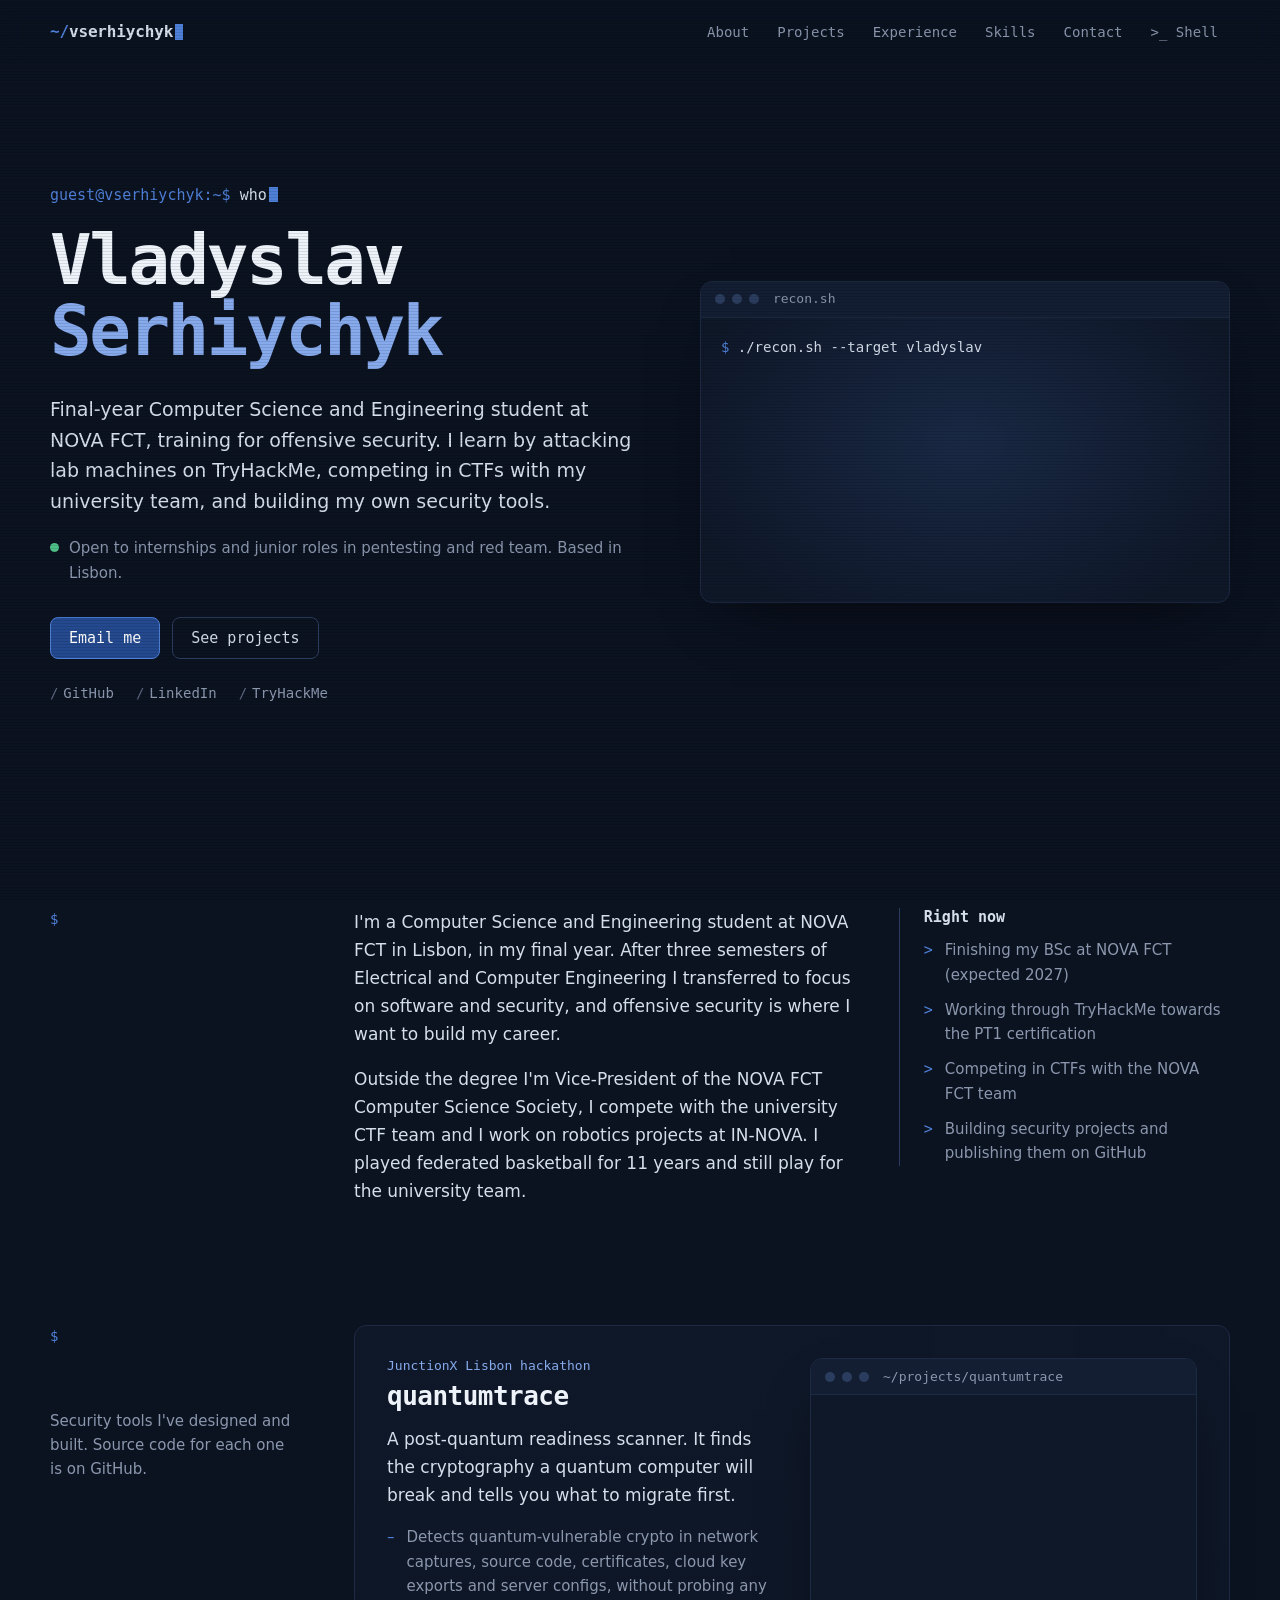
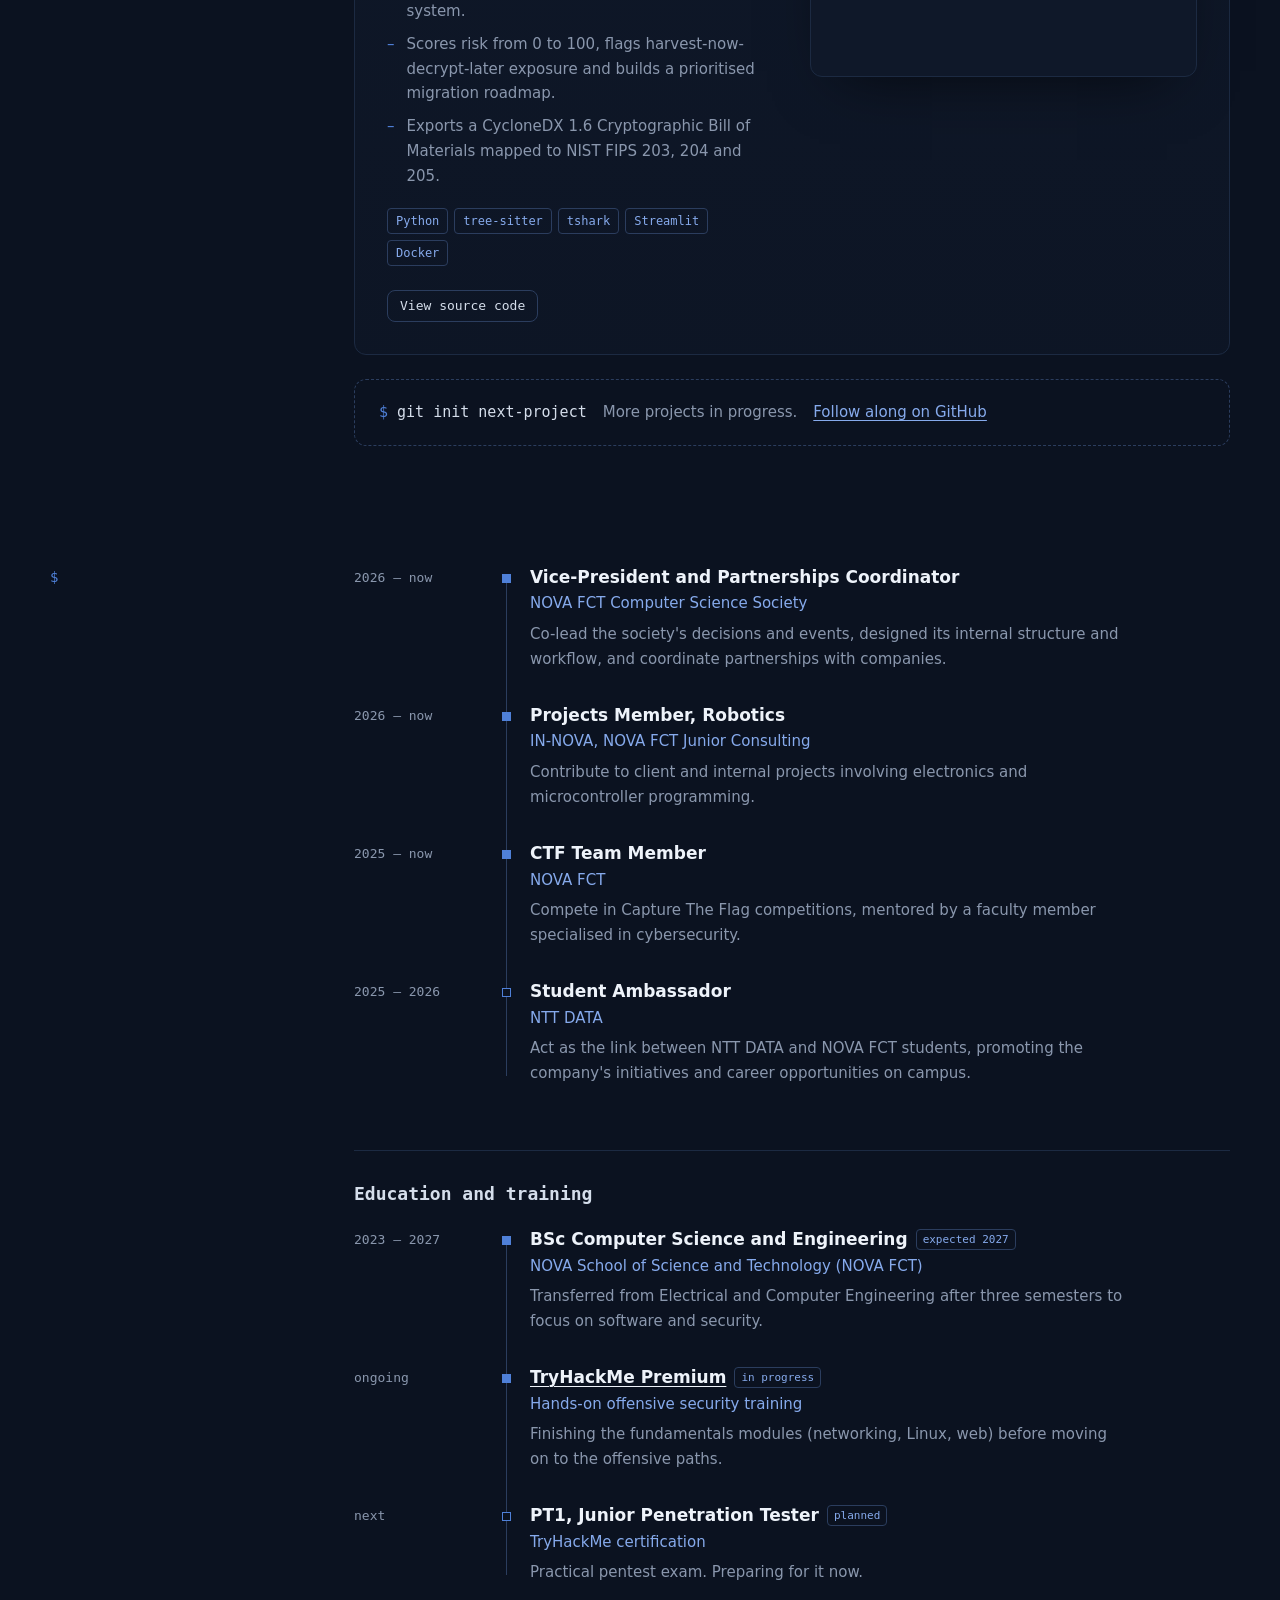
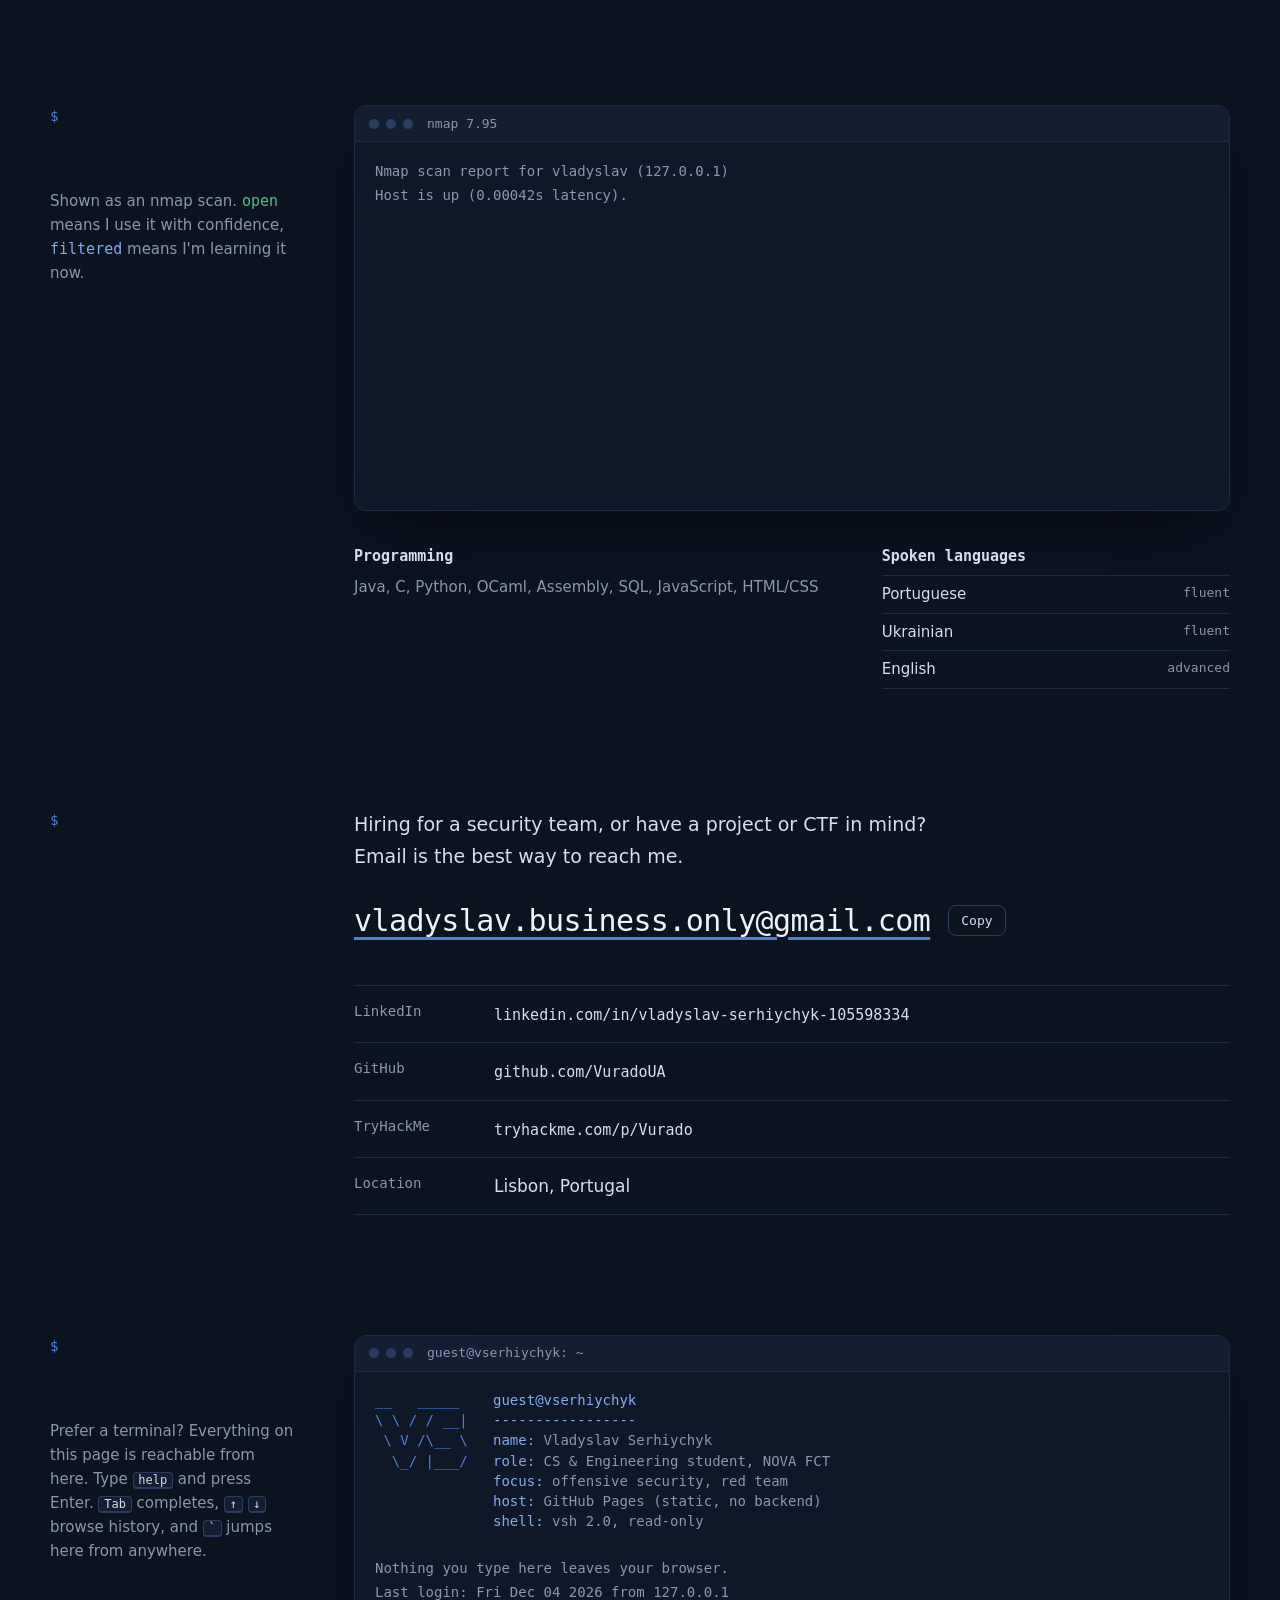
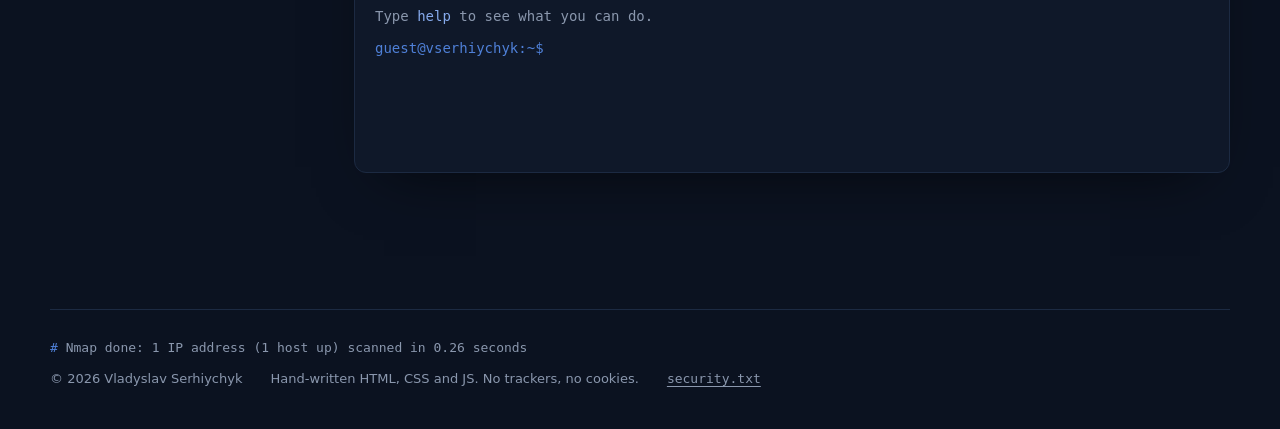
<file: index.html>
<!doctype html>
<html lang="en">
<head>
  <meta charset="utf-8">
  <!-- Security policy. GitHub Pages can't send custom headers, so the CSP lives here.
       Only same-origin scripts run, nothing inline, no eval, no third parties except Google Fonts
       and the YouTube embed used by one shell command. Trusted Types blocks DOM-XSS sinks. -->
  <meta http-equiv="Content-Security-Policy" content="default-src 'none'; script-src 'self'; style-src 'self' https://fonts.googleapis.com; font-src https://fonts.gstatic.com; img-src 'self'; connect-src 'none'; frame-src https://www.youtube-nocookie.com; base-uri 'none'; form-action 'none'; object-src 'none'; upgrade-insecure-requests; require-trusted-types-for 'script'; trusted-types 'none'">
  <meta name="referrer" content="strict-origin-when-cross-origin">
  <meta name="viewport" content="width=device-width, initial-scale=1">
  <title>Vladyslav Serhiychyk | Offensive security</title>
  <meta name="description" content="Vladyslav Serhiychyk, final-year Computer Science and Engineering student at NOVA FCT training for offensive security. Projects, experience, skills and contact.">
  <meta name="author" content="Vladyslav Serhiychyk">
  <meta name="theme-color" content="#0b1220">
  <meta name="color-scheme" content="dark">
  <link rel="canonical" href="https://vserhiychyk.com/">

  <meta property="og:type" content="profile">
  <meta property="og:url" content="https://vserhiychyk.com/">
  <meta property="og:title" content="Vladyslav Serhiychyk | Offensive security">
  <meta property="og:description" content="Final-year Computer Science and Engineering student at NOVA FCT, training for pentesting and red team.">
  <meta property="og:image" content="https://vserhiychyk.com/og.png">
  <meta property="og:image:width" content="1200">
  <meta property="og:image:height" content="630">
  <meta name="twitter:card" content="summary_large_image">

  <link rel="icon" href="favicon.svg" type="image/svg+xml">
  <link rel="apple-touch-icon" href="apple-touch-icon.png">

  <link rel="preconnect" href="https://fonts.googleapis.com">
  <link rel="preconnect" href="https://fonts.gstatic.com" crossorigin>
  <link href="https://fonts.googleapis.com/css2?family=IBM+Plex+Mono:wght@400;500;600&family=IBM+Plex+Sans:wght@400;500;600&display=swap" rel="stylesheet" referrerpolicy="no-referrer">
  <link rel="stylesheet" href="style.css">

  <script type="application/ld+json">
  {
    "@context": "https://schema.org",
    "@type": "Person",
    "name": "Vladyslav Serhiychyk",
    "url": "https://vserhiychyk.com/",
    "jobTitle": "Computer Science and Engineering student, offensive security",
    "affiliation": { "@type": "CollegeOrUniversity", "name": "NOVA School of Science and Technology (NOVA FCT)" },
    "address": { "@type": "PostalAddress", "addressLocality": "Lisbon", "addressCountry": "PT" },
    "sameAs": [
      "https://github.com/VuradoUA",
      "https://www.linkedin.com/in/vladyslav-serhiychyk-105598334/",
      "https://tryhackme.com/p/Vurado"
    ]
  }
  </script>

  <!-- Runs first: frame guard (anti-clickjacking) and the "js" flag for animations. -->
  <script src="boot.js"></script>
  <script src="content.js" defer></script>
  <script src="site.js" defer></script>
</head>
<body>
  <a class="skip" href="#main">Skip to content</a>

  <!-- ============ top bar ============ -->
  <header class="topbar">
    <div class="wrap topbar-in">
      <a class="brand" href="#top" aria-label="Vladyslav Serhiychyk, back to top">
        <span class="brand-ps">~/</span>vserhiychyk<span class="cursor" aria-hidden="true"></span>
      </a>

      <button class="menu-btn" type="button" aria-expanded="false" aria-controls="nav">menu</button>

      <nav id="nav" class="nav" aria-label="Sections">
        <a href="#about">About</a>
        <a href="#projects">Projects</a>
        <a href="#experience">Experience</a>
        <a href="#skills">Skills</a>
        <a href="#writeups" data-needs="writeups" hidden>Write-ups</a>
        <a href="#contact">Contact</a>
        <a href="#shell" class="nav-shell"><span aria-hidden="true">&gt;_</span> Shell</a>
        <a class="btn btn-sm btn-primary" href="#" data-cv hidden>Download CV</a>
      </nav>
    </div>
  </header>

  <main id="main">

    <!-- ============ hero ============ -->
    <section id="top" class="hero wrap" aria-labelledby="hero-name">
      <div class="hero-copy">
        <p class="boot mono" aria-hidden="true"><span class="ps1">guest@vserhiychyk:~$</span> <span class="boot-cmd" data-type="whoami">whoami</span><span class="cursor"></span></p>

        <h1 id="hero-name" class="name">
          <span class="sr-only">Vladyslav Serhiychyk</span>
          <span class="name-line" aria-hidden="true" data-scramble data-glitch="Vladyslav">Vladyslav</span>
          <span class="name-line" aria-hidden="true" data-scramble data-glitch="Serhiychyk">Serhiychyk</span>
        </h1>

        <p class="lead fade">Final-year Computer Science and Engineering student at NOVA FCT, training for offensive security. I learn by attacking lab machines on TryHackMe, competing in CTFs with my university team, and building my own security tools.</p>

        <p class="status fade"><span class="dot" aria-hidden="true"></span>Open to internships and junior roles in pentesting and red team. Based in Lisbon.</p>

        <div class="cta fade">
          <a class="btn btn-primary" href="mailto:vladyslav.business.only@gmail.com" data-email-link>Email me</a>
          <a class="btn" href="#projects">See projects</a>
          <a class="btn" href="#" data-cv hidden>Download CV</a>
        </div>

        <ul class="hero-links fade" aria-label="Profiles">
          <li><a href="https://github.com/VuradoUA" data-profile="github">GitHub</a></li>
          <li><a href="https://www.linkedin.com/in/vladyslav-serhiychyk-105598334/" data-profile="linkedin">LinkedIn</a></li>
          <li><a href="https://tryhackme.com/p/Vurado" data-profile="tryhackme">TryHackMe</a></li>
        </ul>
      </div>

      <div class="term hero-term" aria-label="Quick facts">
        <div class="term-bar" aria-hidden="true"><span class="lights"><i></i><i></i><i></i></span><span class="term-title">recon.sh</span></div>
        <div class="term-body">
          <p class="ln cmdline" aria-hidden="true"><span class="ps1">$</span> <span data-type="./recon.sh --target vladyslav">./recon.sh --target vladyslav</span></p>
          <dl class="recon seq" id="recon"><!-- filled from content.js --></dl>
          <p class="ln dim recon-done seq-tail" aria-hidden="true">[*] recon complete<span class="cursor"></span></p>
        </div>
      </div>
    </section>

    <!-- ============ about ============ -->
    <section id="about" class="section wrap" aria-labelledby="about-h">
      <div class="rail">
        <p class="cmd mono" aria-hidden="true"><span class="ps1">$</span> <span data-type="cat about.md">cat about.md</span></p>
        <h2 id="about-h" data-scramble>About</h2>
      </div>
      <div class="body about">
        <div class="prose">
          <p>I'm a Computer Science and Engineering student at NOVA FCT in Lisbon, in my final year. After three semesters of Electrical and Computer Engineering I transferred to focus on software and security, and offensive security is where I want to build my career.</p>
          <p>Outside the degree I'm Vice-President of the NOVA FCT Computer Science Society, I compete with the university CTF team and I work on robotics projects at IN-NOVA. I played federated basketball for 11 years and still play for the university team.</p>
        </div>
        <aside class="now" aria-labelledby="now-h">
          <h3 id="now-h">Right now</h3>
          <ul id="now-list" class="now-list"></ul>
        </aside>
      </div>
    </section>

    <!-- ============ projects ============ -->
    <section id="projects" class="section wrap" aria-labelledby="projects-h">
      <div class="rail">
        <p class="cmd mono" aria-hidden="true"><span class="ps1">$</span> <span data-type="ls -l ~/projects">ls -l ~/projects</span></p>
        <h2 id="projects-h" data-scramble>Projects</h2>
        <p class="rail-note">Security tools I've designed and built. Source code for each one is on GitHub.</p>
      </div>
      <div class="body">
        <div id="project-list" class="projects"></div>
      </div>
    </section>

    <!-- ============ experience ============ -->
    <section id="experience" class="section wrap" aria-labelledby="experience-h">
      <div class="rail">
        <p class="cmd mono" aria-hidden="true"><span class="ps1">$</span> <span data-type="cat experience.log">cat experience.log</span></p>
        <h2 id="experience-h" data-scramble>Experience</h2>
      </div>
      <div class="body">
        <ol id="experience-list" class="timeline"></ol>

        <h3 class="sub" id="edu-h">Education and training</h3>
        <ol id="education-list" class="timeline" aria-labelledby="edu-h"></ol>
      </div>
    </section>

    <!-- ============ skills ============ -->
    <section id="skills" class="section wrap" aria-labelledby="skills-h">
      <div class="rail">
        <p class="cmd mono" aria-hidden="true"><span class="ps1">$</span> <span data-type="nmap -sV vladyslav">nmap -sV vladyslav</span></p>
        <h2 id="skills-h" data-scramble>Skills</h2>
        <p class="rail-note">Shown as an nmap scan. <span class="st-open">open</span> means I use it with confidence, <span class="st-filtered">filtered</span> means I'm learning it now.</p>
      </div>
      <div class="body">
        <div class="term">
          <div class="term-bar" aria-hidden="true"><span class="lights"><i></i><i></i><i></i></span><span class="term-title">nmap 7.95</span></div>
          <div class="term-body">
            <p class="ln dim" aria-hidden="true">Nmap scan report for vladyslav (127.0.0.1)<br>Host is up (0.00042s latency).</p>
            <div class="ports seq" id="ports" role="table" aria-label="Skills, shown as scanned ports">
              <div class="prow phead" role="row">
                <span role="columnheader">PORT</span>
                <span role="columnheader">STATE</span>
                <span role="columnheader">SERVICE</span>
                <span role="columnheader">VERSION</span>
              </div>
            </div>
            <p class="ln dim seq-tail" aria-hidden="true">Service detection performed. <span id="port-count"></span></p>
          </div>
        </div>

        <div class="skill-extra">
          <div>
            <h3>Programming</h3>
            <p id="langs-code" class="plain"></p>
          </div>
          <div>
            <h3>Spoken languages</h3>
            <ul id="langs-spoken" class="spoken"></ul>
          </div>
        </div>
      </div>
    </section>

    <!-- ============ write-ups (hidden until there's at least one) ============ -->
    <section id="writeups" class="section wrap" aria-labelledby="writeups-h" hidden>
      <div class="rail">
        <p class="cmd mono" aria-hidden="true"><span class="ps1">$</span> <span data-type="ls ~/writeups">ls ~/writeups</span></p>
        <h2 id="writeups-h" data-scramble>Write-ups</h2>
        <p class="rail-note">Walkthroughs of rooms and CTF challenges I've solved.</p>
      </div>
      <div class="body">
        <ul id="writeup-list" class="writeups"></ul>
      </div>
    </section>

    <!-- ============ contact ============ -->
    <section id="contact" class="section wrap" aria-labelledby="contact-h">
      <div class="rail">
        <p class="cmd mono" aria-hidden="true"><span class="ps1">$</span> <span data-type="cat contact.txt">cat contact.txt</span></p>
        <h2 id="contact-h" data-scramble>Contact</h2>
      </div>
      <div class="body">
        <p class="contact-lead">Hiring for a security team, or have a project or CTF in mind? Email is the best way to reach me.</p>
        <div class="email-row">
          <a class="email-big mono" id="email-big" href="mailto:vladyslav.business.only@gmail.com">vladyslav.business.only@gmail.com</a>
          <button type="button" class="btn btn-sm" id="copy-email">Copy</button>
          <span class="copy-msg mono" id="copy-msg" role="status" aria-live="polite"></span>
        </div>
        <dl class="contact-list" id="contact-list"></dl>
      </div>
    </section>

    <!-- ============ shell ============ -->
    <section id="shell" class="section wrap shell-section" aria-labelledby="shell-h">
      <div class="rail">
        <p class="cmd mono" aria-hidden="true"><span class="ps1">$</span> <span data-type="./shell">./shell</span></p>
        <h2 id="shell-h" data-scramble>Shell</h2>
        <p class="rail-note">Prefer a terminal? Everything on this page is reachable from here. Type <kbd>help</kbd> and press Enter. <kbd>Tab</kbd> completes, <kbd>↑</kbd> <kbd>↓</kbd> browse history, and <kbd>`</kbd> jumps here from anywhere.</p>
      </div>
      <div class="body">
        <div class="term shell" id="shell-term">
          <div class="term-bar" aria-hidden="true"><span class="lights"><i></i><i></i><i></i></span><span class="term-title">guest@vserhiychyk: ~</span></div>
          <div class="term-body shell-body">
            <div id="shell-log" class="shell-log" role="log" aria-live="polite"></div>
            <form id="shell-form" class="shell-line" autocomplete="off">
              <label for="shell-input" class="ps1">guest@vserhiychyk:~$</label>
              <input id="shell-input" type="text" maxlength="200" spellcheck="false" autocapitalize="off" autocorrect="off" enterkeyhint="send" aria-label="Shell command">
            </form>
          </div>
        </div>
      </div>
    </section>
  </main>

  <footer class="footer wrap">
    <p class="mono scan-done">Nmap done: 1 IP address (1 host up) scanned in <span id="scan-time">0.00</span> seconds</p>
    <p class="foot-meta">
      <span>&copy; <span id="year">2026</span> Vladyslav Serhiychyk</span>
      <span>Hand-written HTML, CSS and JS. No trackers, no cookies.</span>
      <a href="/.well-known/security.txt">security.txt</a>
    </p>
  </footer>

  <!-- rickroll overlay (shell easter egg) -->
  <div id="tape" class="tape" hidden>
    <button type="button" id="tape-close" class="btn btn-sm tape-close">Close (Esc)</button>
    <div class="tape-frame"></div>
  </div>
</body>
</html>
</file>
<file: style.css>
/* =========================================================
   vserhiychyk.com
   ========================================================= */

/* ---------- tokens ---------- */
:root {
  --bg:        #0b1220;   /* deep navy */
  --bg-2:      #0f1829;   /* raised: terminals, cards */
  --bg-3:      #131e33;   /* term title bar */
  --line:      #1c2a42;
  --line-2:    #2b3d5e;
  --text:      #d5deeb;
  --muted:     #8a97ad;
  --faint:     #5d6a82;   /* decoration only, not for text */
  --blue:      #4f80d8;   /* accent: prompts, links */
  --blue-hi:   #86aaec;   /* hover, highlights */
  --blue-deep: #24498f;   /* filled buttons, selection */
  --green:     #4fbf88;   /* "open" / available only */

  --mono: "IBM Plex Mono", ui-monospace, "Cascadia Mono", "SF Mono", Menlo, Consolas, "DejaVu Sans Mono", monospace;
  --sans: "IBM Plex Sans", system-ui, -apple-system, "Segoe UI", Roboto, "Helvetica Neue", Arial, sans-serif;

  --wrap: 1180px;
  --gutter: 32px;
  --rail: 248px;
  --top: 64px;          /* topbar height */
  --r-lg: 12px;
  --r-md: 8px;
  --r-sm: 4px;
}

*, *::before, *::after { box-sizing: border-box; }

html {
  background: var(--bg);
  scroll-behavior: smooth;
  scroll-padding-top: calc(var(--top) + 24px);
  -webkit-text-size-adjust: 100%;
}

body {
  margin: 0;
  background: var(--bg);
  color: var(--text);
  font-family: var(--sans);
  font-size: 1.0625rem;       /* 17px */
  line-height: 1.65;
  -webkit-font-smoothing: antialiased;
  text-rendering: optimizeLegibility;
  overflow-x: hidden;
}

/* background: faint dot grid near the top + very light scanlines */
body::before {
  content: "";
  position: fixed;
  inset: 0;
  z-index: -1;
  pointer-events: none;
  background:
    radial-gradient(900px 520px at 78% -8%, rgba(79, 128, 216, .13), transparent 70%),
    radial-gradient(circle at 1px 1px, rgba(134, 170, 236, .09) 1px, transparent 1.4px) 0 0 / 26px 26px;
  -webkit-mask-image: linear-gradient(to bottom, #000 0, #000 45vh, transparent 95vh);
          mask-image: linear-gradient(to bottom, #000 0, #000 45vh, transparent 95vh);
}
body::after {
  content: "";
  position: fixed;
  inset: 0;
  z-index: 50;
  pointer-events: none;
  background: repeating-linear-gradient(to bottom, transparent 0 2px, rgba(0, 0, 0, .10) 2px 3px);
}

::selection { background: var(--blue-deep); color: #fff; }

a { color: var(--blue-hi); text-decoration-thickness: 1px; text-underline-offset: 3px; }
a:hover { color: #fff; }

:focus-visible { outline: 2px solid var(--blue-hi); outline-offset: 3px; border-radius: 2px; }

h1, h2, h3, h4 { margin: 0; font-weight: 600; }
[hidden] { display: none !important; }
p { margin: 0; }
ul, ol, dl, dd { margin: 0; padding: 0; }
ul, ol { list-style: none; }

.mono { font-family: var(--mono); }
.dim  { color: var(--muted); }
.ps1  { color: var(--blue); font-family: var(--mono); }

kbd {
  font-family: var(--mono);
  font-size: .82em;
  color: var(--text);
  background: var(--bg-3);
  border: 1px solid var(--line-2);
  border-bottom-width: 2px;
  border-radius: var(--r-sm);
  padding: 0 .4em;
  white-space: nowrap;
}

.sr-only {
  position: absolute !important;
  width: 1px; height: 1px;
  overflow: hidden;
  clip: rect(0 0 0 0);
  clip-path: inset(50%);
  white-space: nowrap;
}

.skip {
  position: absolute;
  left: -9999px;
  top: 12px;
  z-index: 100;
  background: var(--blue-deep);
  color: #fff;
  padding: 8px 12px;
  border-radius: var(--r-sm);
  font-family: var(--mono);
}
.skip:focus { left: 16px; }

.wrap {
  width: 100%;
  max-width: calc(var(--wrap) + var(--gutter) * 2);
  margin-inline: auto;
  padding-inline: var(--gutter);
}

/* blinking block cursor */
.cursor {
  display: inline-block;
  width: .6em;
  height: 1.05em;
  margin-left: .12em;
  vertical-align: -.16em;
  background: var(--blue);
  animation: blink 1.1s steps(1) infinite;
}
@keyframes blink { 50% { opacity: 0; } }

/* ---------- buttons ---------- */
.btn {
  display: inline-flex;
  align-items: center;
  gap: .5em;
  padding: 11px 18px;
  border: 1px solid var(--line-2);
  border-radius: var(--r-md);
  background: transparent;
  color: var(--text);
  font: 500 .9375rem/1.2 var(--mono);
  text-decoration: none;
  cursor: pointer;
  transition: border-color .15s, background-color .15s, color .15s;
}
.btn:hover { border-color: var(--blue); color: #fff; }
.btn-primary { background: var(--blue-deep); border-color: var(--blue); color: #fff; }
.btn-primary:hover { background: var(--blue); }
.btn-sm { padding: 7px 12px; font-size: .8125rem; }
.btn[hidden] { display: none; }

/* ---------- top bar ---------- */
.topbar {
  position: sticky;
  top: 0;
  z-index: 40;
  height: var(--top);
  background: rgba(11, 18, 32, .78);
  -webkit-backdrop-filter: blur(10px);
          backdrop-filter: blur(10px);
  border-bottom: 1px solid transparent;
  transition: border-color .2s;
}
.topbar.scrolled { border-bottom-color: var(--line); }
.topbar-in {
  height: 100%;
  display: flex;
  align-items: center;
  justify-content: space-between;
  gap: 24px;
}
.brand {
  font: 600 1rem var(--mono);
  color: var(--text);
  text-decoration: none;
  letter-spacing: -.01em;
}
.brand-ps { color: var(--blue); }
.brand .cursor { height: .95em; width: .5em; }
.brand:hover { color: #fff; }

.nav { display: flex; align-items: center; gap: 4px; }
.nav a:not(.btn) {
  font: 500 .875rem var(--mono);
  color: var(--muted);
  text-decoration: none;
  padding: 8px 12px;
  border-radius: var(--r-sm);
  transition: color .15s, background-color .15s;
}
.nav a:not(.btn):hover { color: var(--text); background: var(--bg-2); }
.nav a.active { color: var(--text); }
.nav a.active::before { content: "> "; color: var(--blue); }
.nav .nav-shell { color: var(--blue-hi); }
.nav .btn { margin-left: 10px; }
.nav a[hidden] { display: none; }

.menu-btn {
  display: none;
  font: 500 .875rem var(--mono);
  color: var(--text);
  background: transparent;
  border: 1px solid var(--line-2);
  border-radius: var(--r-sm);
  padding: 6px 12px;
  cursor: pointer;
}
.menu-btn::before { content: "≡ "; color: var(--blue); }
.menu-btn[aria-expanded="true"]::before { content: "× "; }

/* ---------- hero ---------- */
.hero {
  display: grid;
  grid-template-columns: minmax(0, 1.05fr) minmax(0, .95fr);
  gap: 64px;
  align-items: center;
  min-height: min(780px, calc(100svh - var(--top)));
  padding-top: 48px;
  padding-bottom: 72px;
}

.boot {
  font-size: .9375rem;
  color: var(--text);
  margin-bottom: 18px;
}
.boot .cursor { height: 1em; }

.name {
  font-family: var(--mono);
  font-weight: 600;
  font-size: clamp(2.6rem, 5.4vw, 4.6rem);
  line-height: 1.02;
  letter-spacing: -.035em;
  color: #eef3fa;
  margin-bottom: 28px;
}
.name-line { display: block; position: relative; width: fit-content; }
.name-line:nth-child(3) { color: var(--blue-hi); }

/* hover glitch on the name: two offset copies sliced with clip-path */
.name-line::before,
.name-line::after {
  content: attr(data-glitch);
  position: absolute;
  inset: 0;
  opacity: 0;
  pointer-events: none;
}
.name-line::before { color: var(--blue); }
.name-line::after  { color: var(--green); }
.name-line:hover::before { opacity: .85; animation: glitch-a .42s steps(2) 2; }
.name-line:hover::after  { opacity: .6;  animation: glitch-b .42s steps(2) 2; }
@keyframes glitch-a {
  0%   { clip-path: inset(10% 0 62% 0); transform: translate(-3px, 0); }
  33%  { clip-path: inset(58% 0 12% 0); transform: translate(3px, 0); }
  66%  { clip-path: inset(30% 0 40% 0); transform: translate(-2px, 0); }
  100% { clip-path: inset(80% 0 2% 0);  transform: translate(0, 0); opacity: 0; }
}
@keyframes glitch-b {
  0%   { clip-path: inset(70% 0 5% 0);  transform: translate(3px, 0); }
  33%  { clip-path: inset(5% 0 70% 0);  transform: translate(-3px, 0); }
  66%  { clip-path: inset(44% 0 30% 0); transform: translate(2px, 0); }
  100% { clip-path: inset(0 0 90% 0);   transform: translate(0, 0); opacity: 0; }
}

.lead {
  font-size: 1.1875rem;
  line-height: 1.6;
  max-width: 34em;
  color: var(--text);
}

.status {
  display: flex;
  align-items: baseline;
  gap: 10px;
  margin-top: 20px;
  font-size: .9375rem;
  color: var(--muted);
  max-width: 40em;
}
.dot {
  flex: none;
  width: 9px;
  height: 9px;
  border-radius: 50%;
  background: var(--green);
  box-shadow: 0 0 0 0 rgba(79, 191, 136, .55);
  animation: ping 2.4s ease-out infinite;
  transform: translateY(-1px);
}
@keyframes ping {
  0%   { box-shadow: 0 0 0 0 rgba(79, 191, 136, .55); }
  70%  { box-shadow: 0 0 0 9px rgba(79, 191, 136, 0); }
  100% { box-shadow: 0 0 0 0 rgba(79, 191, 136, 0); }
}

.cta { display: flex; flex-wrap: wrap; gap: 12px; margin-top: 32px; }

.hero-links {
  display: flex;
  flex-wrap: wrap;
  gap: 6px 22px;
  margin-top: 26px;
  font: .875rem var(--mono);
}
.hero-links a { color: var(--muted); text-decoration: none; }
.hero-links a::before { content: "/"; color: var(--faint); margin-right: .35em; }
.hero-links a:hover { color: var(--text); }

/* ---------- terminal window ---------- */
.term {
  background: var(--bg-2);
  border: 1px solid var(--line);
  border-radius: var(--r-lg);
  overflow: hidden;
  font-family: var(--mono);
  font-size: .875rem;
  line-height: 1.7;
  box-shadow: 0 24px 60px -30px rgba(0, 0, 0, .7);
}
.term-bar {
  display: flex;
  align-items: center;
  gap: 14px;
  height: 36px;
  padding: 0 14px;
  background: var(--bg-3);
  border-bottom: 1px solid var(--line);
}
.lights { display: flex; gap: 7px; }
.lights i { width: 10px; height: 10px; border-radius: 50%; background: var(--line-2); }
.term-title { color: var(--muted); font-size: .8125rem; }
.term-body { padding: 18px 20px 20px; }
.ln { margin: 0; }
.ln + .ln, .ln + .recon, .recon + .ln, .ln + .ports, .ports + .ln { margin-top: 10px; }

.hero-term { position: relative; }
.hero-term::before {     /* soft glow behind the window */
  content: "";
  position: absolute;
  inset: -40px -30px;
  z-index: -1;
  background: radial-gradient(closest-side, rgba(79, 128, 216, .16), transparent);
  pointer-events: none;
}

/* recon key/value list */
.recon { display: grid; grid-template-columns: max-content 1fr; gap: 2px 0; }
.recon dt { color: var(--muted); white-space: pre; }
.recon dt::before { content: "[+] "; color: var(--blue); }
.recon dd { color: var(--text); }
.recon .ok, .recon .ok::before { color: var(--green); }
.recon dt.ok::before { content: "[✓] "; }

/* ---------- sections ---------- */
.section {
  display: grid;
  grid-template-columns: var(--rail) minmax(0, 1fr);
  gap: 56px;
  padding-top: 120px;
}
.hero + .section { padding-top: 64px; }
.rail {
  position: sticky;
  top: calc(var(--top) + 32px);
  align-self: start;
}
.cmd { font-size: .875rem; color: var(--muted); margin-bottom: 10px; min-height: 1.5em; }
.section h2 {
  font-family: var(--mono);
  font-size: 2rem;
  line-height: 1.15;
  letter-spacing: -.02em;
  color: #eef3fa;
}
.rail-note { margin-top: 14px; font-size: .9375rem; line-height: 1.6; color: var(--muted); }
.rail-note kbd { font-size: .75rem; }

.body { min-width: 0; }

/* ---------- about ---------- */
.about { display: grid; grid-template-columns: minmax(0, 1.5fr) minmax(0, 1fr); gap: 48px; align-items: start; }
.prose p { max-width: 38em; }
.prose p + p { margin-top: 1em; }
.now {
  border-left: 1px solid var(--line-2);
  padding-left: 24px;
}
.now h3 { font: 600 .9375rem var(--mono); color: var(--text); margin-bottom: 12px; }
.now-list li { position: relative; padding-left: 1.4em; font-size: .9375rem; color: var(--muted); }
.now-list li + li { margin-top: 10px; }
.now-list li::before { content: ">"; position: absolute; left: 0; font-family: var(--mono); color: var(--blue); }

/* ---------- projects ---------- */
.projects { display: grid; gap: 24px; }

.project {
  display: grid;
  grid-template-columns: minmax(0, 1fr) minmax(0, 1fr);
  gap: 36px;
  padding: 32px;
  background: linear-gradient(180deg, rgba(15, 24, 41, .9), rgba(15, 24, 41, .55));
  border: 1px solid var(--line);
  border-radius: var(--r-lg);
  transition: border-color .2s;
}
.project:hover { border-color: var(--line-2); }
.project.compact { grid-template-columns: 1fr; }
.project-context { font: 500 .8125rem var(--mono); color: var(--blue-hi); margin-bottom: 8px; }
.project h3 { font: 600 1.625rem/1.2 var(--mono); letter-spacing: -.02em; color: #eef3fa; }
.project h3 a { color: inherit; text-decoration: none; }
.project h3 a:hover { color: var(--blue-hi); }
.project-summary { margin-top: 12px; font-size: 1.0625rem; }
.project-points { margin-top: 16px; }
.project-points li { position: relative; padding-left: 1.3em; color: var(--muted); font-size: .9375rem; }
.project-points li + li { margin-top: 8px; }
.project-points li::before { content: "–"; position: absolute; left: 0; color: var(--blue); }
.stack { display: flex; flex-wrap: wrap; gap: 6px; margin-top: 20px; }
.stack li {
  font: .75rem/1 var(--mono);
  color: var(--blue-hi);
  border: 1px solid var(--line-2);
  border-radius: var(--r-sm);
  padding: 6px 8px;
}
.project-links { display: flex; flex-wrap: wrap; gap: 10px; margin-top: 24px; }
.project .term { align-self: start; font-size: .8125rem; }
.project .term-body { padding: 16px 18px; }

/* terminal line types */
.t-cmd  { color: var(--text); }
.t-cmd::before  { content: "$ "; color: var(--blue); }
.t-info { color: var(--muted); }
.t-info::before { content: "[*] "; color: var(--blue); }
.t-warn { color: #e3c77a; }   /* only warm tone on the page: a real warning in output */
.t-warn::before { content: "[!] "; }
.t-ok   { color: var(--text); }
.t-ok::before   { content: "[+] "; color: var(--green); }
.t-dim  { color: var(--muted); white-space: pre; }

.project-next {
  display: flex;
  flex-wrap: wrap;
  align-items: baseline;
  gap: 8px 16px;
  padding: 20px 24px;
  border: 1px dashed var(--line-2);
  border-radius: var(--r-lg);
  color: var(--muted);
  font-size: .9375rem;
}
.project-next code { font-family: var(--mono); color: var(--text); }
.project-next code::before { content: "$ "; color: var(--blue); }

/* ---------- timeline (experience + education) ---------- */
.timeline { position: relative; }
.timeline::before {
  content: "";
  position: absolute;
  left: 152px;
  top: 10px;
  bottom: 10px;
  width: 1px;
  background: var(--line-2);
}
.timeline li {
  position: relative;
  display: grid;
  grid-template-columns: 128px minmax(0, 1fr);
  gap: 0 48px;
  padding-bottom: 32px;
}
.timeline li:last-child { padding-bottom: 0; }
.timeline li::before {     /* node: filled = current, hollow = past/planned */
  content: "";
  position: absolute;
  left: 148px;
  top: 8px;
  width: 9px;
  height: 9px;
  border: 1px solid var(--blue);
  background: var(--bg);
}
.timeline li.current::before { background: var(--blue); }
.tl-period { font: .8125rem/1.9 var(--mono); color: var(--muted); }
.tl-role { font-size: 1.0625rem; font-weight: 600; color: #eef3fa; line-height: 1.4; }
.tl-role a { color: inherit; }
.tl-role a:hover { color: var(--blue-hi); }
.tl-tag {
  display: inline-block;
  margin-left: 8px;
  font: 500 .6875rem/1 var(--mono);
  color: var(--blue-hi);
  border: 1px solid var(--line-2);
  border-radius: var(--r-sm);
  padding: 4px 6px;
  vertical-align: 2px;
  white-space: nowrap;
}
.tl-org { font-size: .9375rem; color: var(--blue-hi); margin-top: 2px; }
.tl-desc { font-size: .9375rem; color: var(--muted); margin-top: 6px; max-width: 40em; }

.sub {
  font: 600 1.125rem var(--mono);
  color: var(--text);
  margin: 64px 0 24px;
  padding-top: 32px;
  border-top: 1px solid var(--line);
}

/* ---------- skills ---------- */
.st-open { color: var(--green); font-family: var(--mono); }
.st-filtered { color: var(--blue-hi); font-family: var(--mono); }

.ports { overflow-x: auto; }
.prow {
  display: grid;
  grid-template-columns: 10ch 10ch 13ch minmax(20ch, 1fr);
  gap: 0 2ch;
  padding: 3px 0;
}
.prow.phead { color: var(--muted); }
.prow .s-open { color: var(--green); }
.prow .s-filtered { color: var(--blue-hi); }
.prow:not(.phead):hover { background: rgba(79, 128, 216, .07); }

.skill-extra {
  display: grid;
  grid-template-columns: minmax(0, 1.4fr) minmax(0, 1fr);
  gap: 40px;
  margin-top: 36px;
}
.skill-extra h3 { font: 600 .9375rem var(--mono); color: var(--text); margin-bottom: 10px; }
.plain { color: var(--muted); font-size: .9375rem; }
.spoken li { display: flex; justify-content: space-between; gap: 16px; font-size: .9375rem; padding: 6px 0; border-bottom: 1px solid var(--line); }
.spoken li:first-child { border-top: 1px solid var(--line); }
.spoken span { color: var(--muted); font-family: var(--mono); font-size: .8125rem; }

/* ---------- write-ups ---------- */
.writeups li { padding: 18px 0; border-top: 1px solid var(--line); }
.writeups li:last-child { border-bottom: 1px solid var(--line); }
.wu-head { display: flex; flex-wrap: wrap; align-items: baseline; justify-content: space-between; gap: 4px 16px; }
.wu-head a { font: 600 1.0625rem var(--mono); color: #eef3fa; text-decoration: none; }
.wu-head a:hover { color: var(--blue-hi); text-decoration: underline; }
.wu-date { font: .8125rem var(--mono); color: var(--muted); }
.wu-desc { color: var(--muted); font-size: .9375rem; margin-top: 4px; }

/* ---------- contact ---------- */
.contact-lead { font-size: 1.1875rem; max-width: 32em; }
.email-row { display: flex; flex-wrap: wrap; align-items: center; gap: 12px 18px; margin-top: 24px; }
.email-big {
  font-size: clamp(1.15rem, 2.4vw, 1.875rem);
  font-weight: 500;
  letter-spacing: -.02em;
  color: #eef3fa;
  text-decoration: underline;
  text-decoration-color: var(--blue);
  text-underline-offset: 6px;
  word-break: break-all;
}
.email-big:hover { color: var(--blue-hi); }
.copy-msg { font-size: .8125rem; color: var(--green); min-width: 8ch; }

.contact-list {
  display: grid;
  grid-template-columns: 140px minmax(0, 1fr);
  margin-top: 40px;
  border-top: 1px solid var(--line);
}
.contact-list dt, .contact-list dd { padding: 14px 0; border-bottom: 1px solid var(--line); }
.contact-list dt { font: .875rem/1.65 var(--mono); color: var(--muted); }
.contact-list dd a { font-family: var(--mono); font-size: .9375rem; text-decoration: none; color: var(--text); word-break: break-word; }
.contact-list dd a:hover { color: var(--blue-hi); text-decoration: underline; }

/* ---------- shell ---------- */
.shell-section { padding-bottom: 40px; }
.shell { font-size: .875rem; cursor: text; }
.shell-body {
  height: 400px;
  overflow-y: auto;
  display: flex;
  flex-direction: column;
  scrollbar-width: thin;
  scrollbar-color: var(--line-2) transparent;
}
.shell-log { white-space: pre-wrap; word-break: break-word; }
.shell-log .echo { color: var(--text); margin-top: 8px; }
.shell-log .echo:first-child { margin-top: 0; }
.shell-log .echo .ps1 { margin-right: .6ch; }
.shell-log .out { color: var(--muted); }
.shell-log .acc { color: var(--blue-hi); }
.shell-log .ok { color: var(--green); }
.shell-log .err { color: #e58a8a; }
.shell-log .hi { color: var(--text); }
.shell-log a { color: var(--blue-hi); }
.shell-log .fetch { display: flex; gap: 3ch; white-space: pre; overflow-x: auto; line-height: 1.45; padding-bottom: 2px; }
.shell-log .fetch-logo { color: var(--blue); flex: none; }
.shell-log .fetch-info { color: var(--muted); }
.shell-log .fetch-info b { color: var(--blue-hi); font-weight: 500; }
.shell-line { display: flex; align-items: baseline; gap: .6ch; margin-top: 8px; }
.shell-line label { flex: none; }
.shell-line input {
  flex: 1;
  min-width: 0;
  background: transparent;
  border: 0;
  padding: 0;
  color: var(--text);
  font: inherit;
  caret-color: var(--blue-hi);
}
.shell-line input:focus-visible { outline: none; }
.shell:focus-within { border-color: var(--line-2); }

/* ---------- footer ---------- */
.footer {
  margin-top: 96px;
  padding-top: 28px;
  padding-bottom: 40px;
  font-size: .8125rem;
  color: var(--muted);
}
.footer.wrap { position: relative; }
.footer.wrap::before {
  content: "";
  position: absolute;
  top: 0;
  left: var(--gutter);
  right: var(--gutter);
  border-top: 1px solid var(--line);
}
.scan-done { color: var(--muted); }
.scan-done::before { content: "# "; color: var(--blue); }
.foot-meta { display: flex; flex-wrap: wrap; gap: 6px 28px; margin-top: 10px; }
.foot-meta a { color: var(--muted); font-family: var(--mono); }
.foot-meta a:hover { color: var(--text); }

/* ---------- rickroll overlay ---------- */
.tape {
  position: fixed;
  inset: 0;
  z-index: 60;
  display: grid;
  place-items: center;
  padding: 16px;
  background: rgba(6, 10, 18, .94);
}
.tape[hidden] { display: none; }
.tape-frame {
  width: min(900px, 100%);
  aspect-ratio: 16 / 9;
  border: 1px solid var(--blue);
  border-radius: var(--r-md);
  overflow: hidden;
}
.tape-frame iframe { width: 100%; height: 100%; border: 0; display: block; }
.tape-close { position: absolute; top: 16px; right: 16px; background: var(--bg-2); }

/* ---------- framed (clickjacking guard, see boot.js) ---------- */
html.framed body > * { display: none !important; }
html.framed body::after { content: none; }
html.framed body::before {
  content: "This page can't be shown inside a frame. Open vserhiychyk.com directly.";
  position: static;
  display: block;
  padding: 24px;
  font-family: var(--mono);
  color: var(--text);
  background: none;
  -webkit-mask-image: none;
          mask-image: none;
}

/* =========================================================
   motion: start states (only when JS is on and motion allowed)
   A CSS failsafe reveals everything after 4s if JS stalls.
   ========================================================= */
@keyframes failsafe { to { opacity: 1; transform: none; } }

.js:not(.calm) .hero .fade {
  opacity: 0;
  transform: translateY(8px);
  transition: opacity .6s ease, transform .6s ease;
  animation: failsafe 0s 4s forwards;
}
.js:not(.calm) .hero.ready .fade { opacity: 1; transform: none; }
.js:not(.calm) .hero.ready .status { transition-delay: .08s; }
.js:not(.calm) .hero.ready .cta { transition-delay: .16s; }
.js:not(.calm) .hero.ready .hero-links { transition-delay: .24s; }

.js:not(.calm) .hero-term { opacity: 0; transition: opacity .5s ease; animation: failsafe 0s 4s forwards; }
.js:not(.calm) .hero-term.on { opacity: 1; }

/* typed commands and decrypting headings stay hidden until their turn */
@keyframes failsafe-vis { to { visibility: visible; } }
.js:not(.calm) .hero [data-type]:not(.go),
.js:not(.calm) .hero [data-scramble]:not(.go) { visibility: hidden; animation: failsafe-vis 0s 4s forwards; }
.js:not(.calm) .scr.armed:not(.go) { visibility: hidden; }

/* line-by-line reveal for terminal output (scan feel).
   "armed" is added by site.js only once the observer is running,
   so if JS fails nothing stays hidden. */
.js:not(.calm) .seq.armed > *,
.js:not(.calm) .seq-tail.armed { opacity: 0; }
.js:not(.calm) .seq.armed.in > * { opacity: 1; transition: opacity .05s linear calc(var(--i, 0) * 90ms); }
.js:not(.calm) .seq-tail.armed.in { opacity: 1; transition: opacity .05s linear var(--tail, 0ms); }

/* ---------- responsive ---------- */
@media (max-width: 1080px) {
  :root { --rail: 200px; }
  .section { gap: 40px; }
  .hero { gap: 44px; }
  .project { grid-template-columns: 1fr; }
}

@media (max-width: 900px) {
  :root { --gutter: 20px; --top: 58px; }

  .topbar { background: var(--bg); -webkit-backdrop-filter: none; backdrop-filter: none; }
  .menu-btn { display: inline-block; }
  .nav {
    position: absolute;
    top: var(--top);
    left: 0;
    right: 0;
    display: none;
    flex-direction: column;
    align-items: stretch;
    gap: 0;
    padding: 8px var(--gutter) 16px;
    background: var(--bg);
    border-bottom: 1px solid var(--line);
    box-shadow: 0 24px 40px -12px rgba(0, 0, 0, .6);
  }
  .nav.open { display: flex; }
  .nav a:not(.btn) { padding: 12px 4px; border-bottom: 1px solid var(--line); border-radius: 0; }
  .nav .btn { margin: 14px 0 0; justify-content: center; }

  .hero { grid-template-columns: 1fr; min-height: 0; padding-top: 40px; gap: 40px; }
  .section { grid-template-columns: 1fr; gap: 28px; padding-top: 88px; }
  .rail { position: static; }
  .about { grid-template-columns: 1fr; gap: 32px; }
  .skill-extra { grid-template-columns: 1fr; gap: 28px; }
}

@media (max-width: 560px) {
  body { font-size: 1rem; }
  .name { font-size: clamp(2.2rem, 11vw, 2.9rem); }
  .lead { font-size: 1.0625rem; }
  .cta .btn { flex: 1 1 auto; justify-content: center; }
  .section h2 { font-size: 1.625rem; }
  .project { padding: 22px 18px; gap: 26px; }
  .term-body { padding: 14px; }
  .term { font-size: .8125rem; }

  .recon dd { padding-left: 1ch; }
  .shell-log .fetch-logo { display: none; }
  .shell-log .fetch { white-space: pre-wrap; }

  .timeline::before { left: 4px; }
  .timeline li { grid-template-columns: 1fr; padding-left: 28px; }
  .timeline li::before { left: 0; }

  .prow { grid-template-columns: 9ch 9ch 1fr; }
  .prow > :nth-child(4) { grid-column: 1 / -1; color: var(--muted); padding-bottom: 6px; }
  .prow.phead > :nth-child(4) { display: none; }

  .contact-list { grid-template-columns: 1fr; }
  .contact-list dt { border-bottom: 0; padding-bottom: 0; }
  .contact-list dd { padding-top: 2px; }

  .shell-body { height: 360px; }
  .shell-line { flex-wrap: wrap; }
  .foot-meta { flex-direction: column; }
}

@media (prefers-reduced-motion: reduce) {
  html { scroll-behavior: auto; }
  *, *::before, *::after { animation-duration: .001ms !important; animation-iteration-count: 1 !important; transition-duration: .001ms !important; }
  .cursor { animation: none; }
}

@media print {
  body::before, body::after, .topbar, .shell-section, .tape { display: none !important; }
  .rail { position: static; }
  * { opacity: 1 !important; transform: none !important; }
}

/* ---------- 404 ---------- */
.notfound { min-height: 100svh; display: grid; place-items: center; padding-block: 48px; }
.notfound .term { width: min(640px, 100%); font-size: .9375rem; }
.nf-title { font: 600 1.375rem/1.35 var(--mono); color: #eef3fa; margin-top: 18px !important; }
.nf-actions { margin-top: 22px !important; }
</file>
